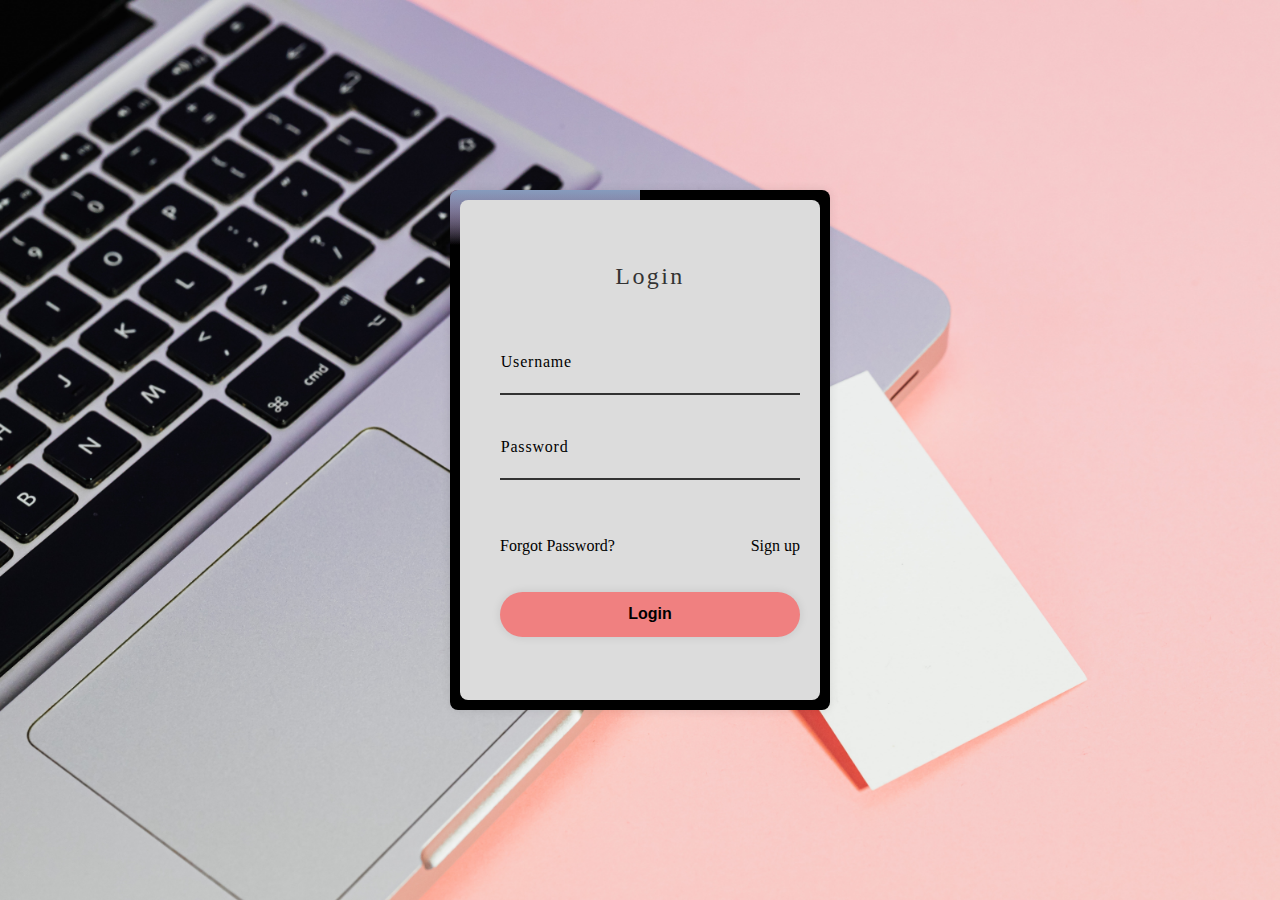
<file: login.html>
<!DOCTYPE html>
<html lang="en">
    <head>
        <meta charset="UTF-8">
        <title>Animated login and sign up page</title>
        <link rel="stylesheet" href="style.css">
    </head>
    <body>
        <div class="box">
            <span class="borderLine"></span>
            <form>
                <h2>Login</h2>
                <div class="inputBox">
                    <input type="text" required="required">
                    <span>Username</span>
                    <i></i>
                </div>
                <div class="inputBox">
                    <input type="password" required="required">
                    <span>Password</span>
                    
                    <i></i>
                    
                </div>
                <div class="links">
                    <a href="#">Forgot Password?</a>
                    
                    <a href="signup.html">Sign up</a>

                </div>
                
                <input class="loginBtn" type="submit" value="Login">
                
            </form>
        </div>
    </body>
</html>
</file>
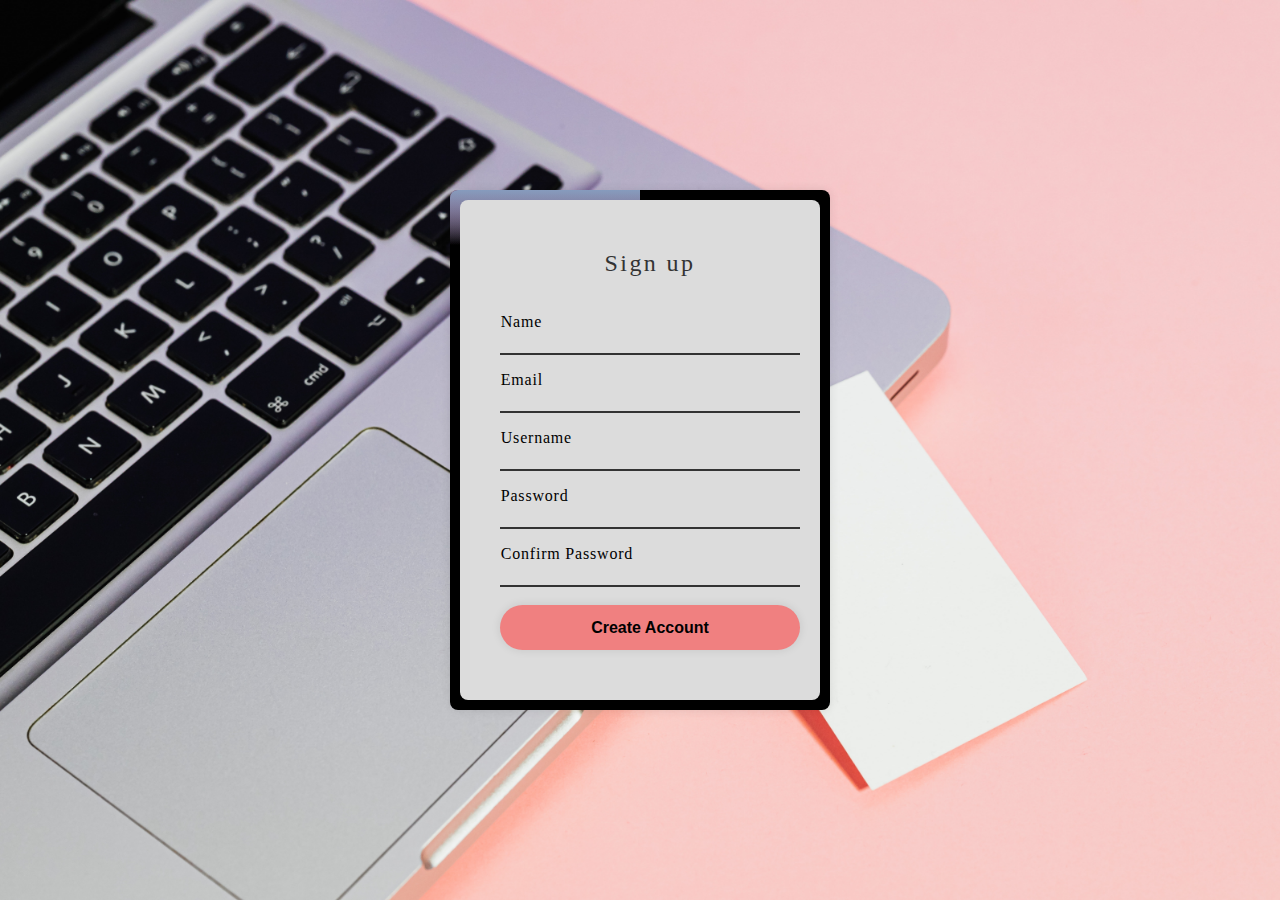
<file: signup.html>
<!DOCTYPE html>
<html lang="en">
    <head>
        <meta charset="UTF-8">
        <title>Animated login and sign up page</title>
        
        <link rel="stylesheet" href="style.css">
    </head>
    <body>
        <div class="box">
            <span class="borderLine"></span>
            <form>
                <h2>Sign up</h2>
                <div class="inputBox">
                    <input type="text"  required="required">
                    <span>Name</span>
                    <i></i>
                </div>
                <div class="inputBox">
                    <input type="email" required="required">
                    <span>Email</span>
                    <i></i>
                </div>
                
                <div class="inputBox">
                    <input type="text" required="required">
                    <span>Username</span>
                    <i></i>
                </div>
                <div class="inputBox">
                    <input type="password" required="required">
                    <span>Password</span>
                    <i></i>
                </div>
                <div class="inputBox">
                    <input type="password" required="required">
                    <span>Confirm Password</span>
                    <i></i>
                </div><br>
                <input class="loginBtn" type="submit" value="Create Account">
            </form>
        </div>
    </body>
</html>
</file>
<file: style.css>
@import url('https://fonts.googleapis.com/css2?family=Poppins:wght@300;400;500;600;700;800;900&display=swap');

* {
    margin: 0;
    padding: 0;
    box-sizing: border-box;
}
body {
    display: flex;
    justify-content: center;
    align-items: center;
    min-height: 100vh;
    background-image: url('pexels-karolina-grabowska-5706003.jpg'); 
    background-size: cover;
    background-repeat: no-repeat;
    background-position: center;
}


.box {
    position: relative;
    width: 380px;
    height: 520px;
    background: black;
    overflow: hidden;
    border-radius: 8px;
    box-shadow: 0 0 10px rgba(0, 0, 0, 0.1);
}

.box::before,
.box::after,
.borderLine::before,
.borderLine::after,
.rotateBackground::before {
    content: '';
    position: absolute;
    top: -50%;
    left: -50%;
    width: 380px;
    height: 420px;
    background: linear-gradient(0deg, transparent, transparent, #45f3ff, #45f3ff, #45f3ff);
    z-index: 1;
    transform-origin: bottom right;
    animation: animate 6s linear infinite;
}
.box::after {
    animation-delay: -3s;
}

.borderLine::before,
.borderLine::after {
    content: '';
    position: absolute;
    top: -50%;
    left: -50%;
    width: 380px;
    height: 420px;
    background: linear-gradient(0deg, transparent, transparent, #ff2770, #ff2770, #ff2770);
    z-index: 1;
    transform-origin: bottom right;
    animation: animate 6s linear infinite;
}


@keyframes animate {
    0% {
        transform: rotate(0deg);
    }
    100% {
        transform: rotate(360deg);
    }
}

@keyframes rotateBackground {
    0% {
        transform: rotate(0deg);
    }
    100% {
        transform: rotate(360deg);
    }
}

.box form {
    position: absolute;
    inset: 10px;
    background: gainsboro;
    padding: 50px 40px;
    border-radius: 8px;
    z-index: 2;
    display: grid;
    flex-direction: column;
    align-items: center;
}

.box form h2 {
    color: #333;
    font-weight: 500;
    text-align: center;
   
    letter-spacing: 0.1em;
    margin-bottom: 20px;
}

.box form .inputBox {
    position: relative;
    
    width: 300px;
    padding-top: 20px;
}

.box form .inputBox input {
    width: 100%;
    padding: 10px;
    background: transparent;
    outline: none;
    border: none;
    border-bottom: 2px solid #333;
    color:black;
    font-size: 0.9em;
    letter-spacing: 0.05em;
    transition: border-color 0.3s;
}

.box form .inputBox input:focus {
    border-color: #45f3ff;
}

.box form .inputBox span {
    position: absolute;
    left: 0;
    padding: 0.75px;
    pointer-events: none;
    color: black;
    font-size: 1em;
    letter-spacing: 0.05em;
    transition: 0.5s;
    top: 15px;
}

.box form .inputBox input:valid ~ span,
.box form .inputBox input:focus ~ span {
    color: #333;
    font-size: 0.75em;
    transform: translateY(-8px);
}

.box form .links {
    display: flex;
    justify-content: space-between;
    margin-top: 20px;
    text-decoration: none;
}

.box form .links a {
    margin :10px 0;
    font-size: 1em;
    color: black;
    text-decoration: none;
    transition: color s;
}

.box form .links a:hover {
    color:lightcoral;
}

.box form .loginBtn {
    width: 100%;
    height:45px;
    background: lightcoral;
    border:none;
    outline:none;
    border-radius:40px;
    box-shadow: 0 0 10px rgba(0,0,0,.1);
    cursor:pointer;
    font-size:16px;
    color:black;
    font-weight:600;
}


.box form .loginBtn:hover{
    background: transparent;
    border:1px solid lightseagreen;
    border-radius: 150;
}

.box form .loginBtn button {
    border: none;
    outline: none;
    padding: 9px 25px;
    background: black;
    cursor: pointer;
    color: black; 
    font-size: 2em;
    border-radius: 4px;
    font-weight: 600;
    width: 100px;
    transition: background 0.3s;
    position: relative;
    overflow: hidden;
}

.box form .input button:before {
    content: '';
    position: absolute;
    top: -50%;
    left: -50%;
    width: 200%;
    height: 200%;
    background: radial-gradient(#45f3ff, #45f3ff);
    transform: translate(-50%, -50%) scale(0);
    opacity: 0;
    transition: transform 0.5s, opacity 0.5s;
}

.box form .input button:hover:before {
    transform: translate(-50%, -50%) scale(1);
    opacity: 1;
}

.box form .input button:focus {
    outline: none;
}

.box form .input button:active {
    transform: scale(0.95);
    opacity: 0.8;
}
</file>
